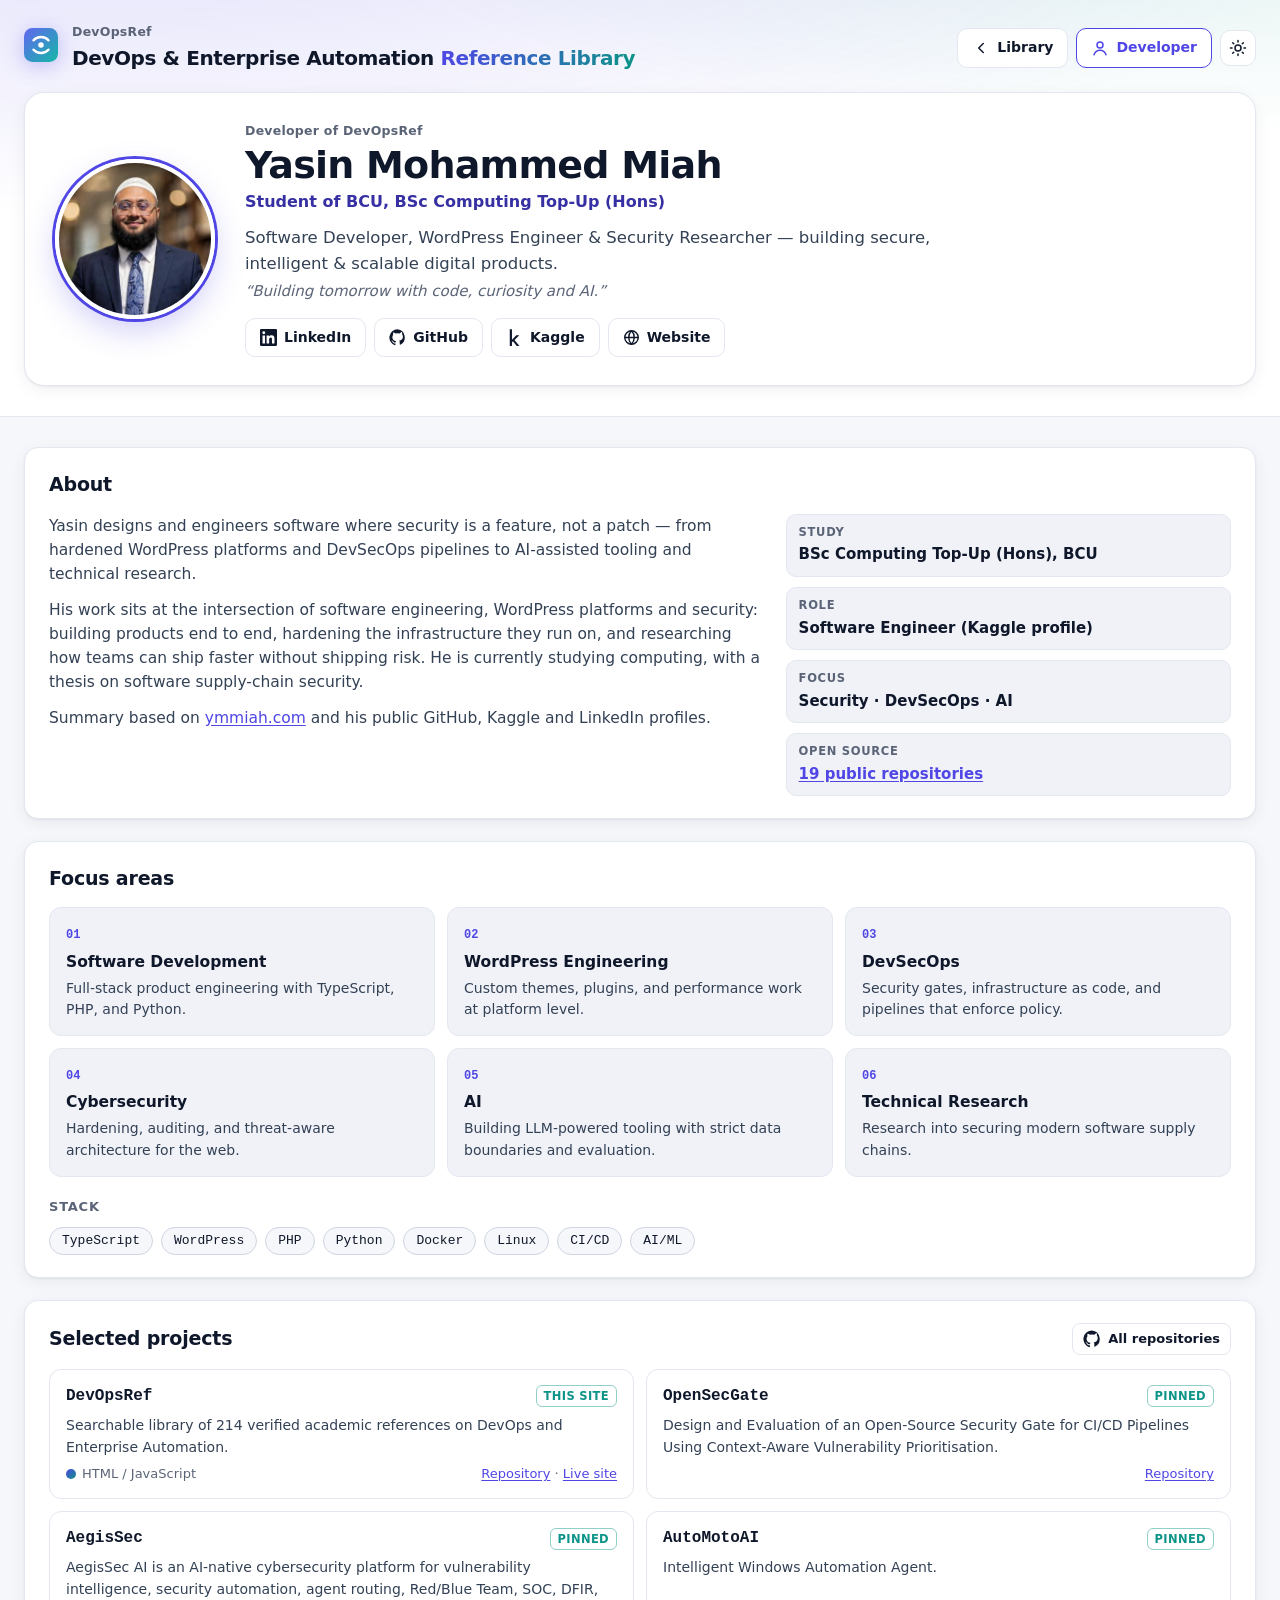
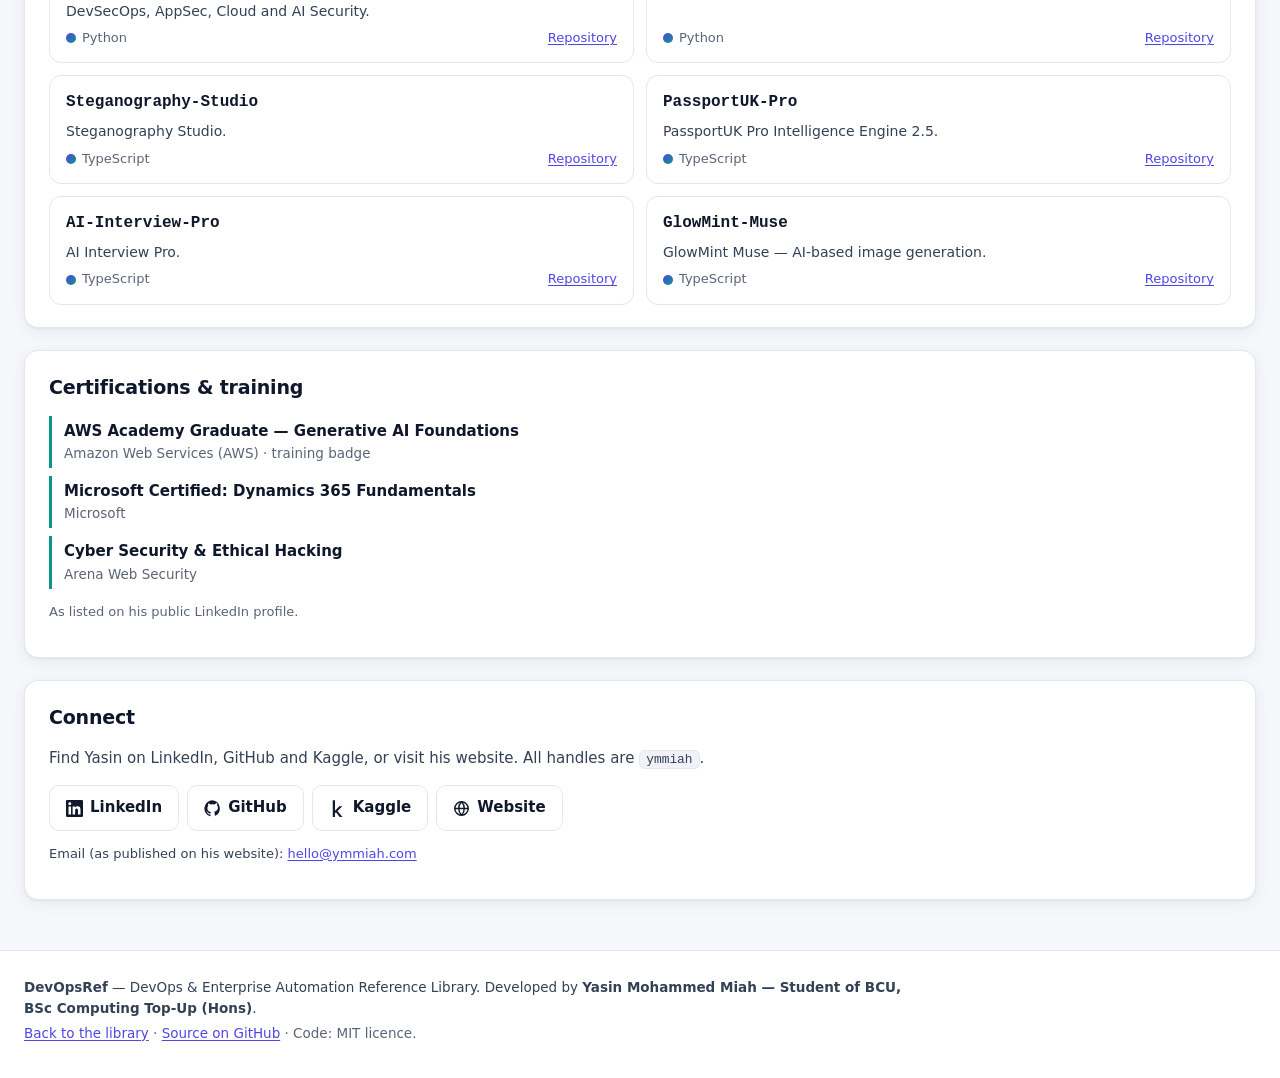
<file: developer.html>
<!doctype html>
<html lang="en" data-theme="light">
<head>
<meta charset="utf-8">
<meta name="viewport" content="width=device-width, initial-scale=1">
<title>Developer — Yasin Mohammed Miah · DevOpsRef</title>
<meta name="description" content="Yasin Mohammed Miah — Student of BCU, BSc Computing Top-Up (Hons). Software developer focused on security, DevSecOps and AI. Developer of DevOpsRef.">
<meta name="author" content="Yasin Mohammed Miah">
<meta property="og:title" content="Yasin Mohammed Miah — Developer of DevOpsRef">
<meta property="og:image" content="assets/avatar-ymmiah.png">
<meta name="color-scheme" content="light dark">
<meta name="theme-color" content="#4f46e5">
<link rel="icon" href="assets/favicon.svg" type="image/svg+xml">
<link rel="stylesheet" href="assets/css/styles.css">
<script>
  (function () {
    try {
      var t = localStorage.getItem("devopsref-theme");
      if (!t) t = window.matchMedia && window.matchMedia("(prefers-color-scheme: dark)").matches ? "dark" : "light";
      document.documentElement.setAttribute("data-theme", t);
    } catch (e) {}
  })();
</script>
</head>
<body class="dev-page">
<a class="skip-link" href="#main">Skip to content</a>
<header class="site-header slim">
  <div class="container header-inner">
    <a class="brand brand-link" href="./">
      <div class="logo" aria-hidden="true">
        <svg viewBox="0 0 32 32" width="34" height="34"><defs><linearGradient id="lg" x1="0" y1="0" x2="1" y2="1"><stop offset="0" stop-color="#6366f1"/><stop offset="1" stop-color="#14b8a6"/></linearGradient></defs><rect width="32" height="32" rx="8" fill="url(#lg)"/><path d="M9 11.5c3.5-4 10.5-4 14 0M9 20.5c3.5 4 10.5 4 14 0" stroke="#fff" stroke-width="2.4" fill="none" stroke-linecap="round"/><circle cx="16" cy="16" r="2.6" fill="#fff"/></svg>
      </div>
      <div>
        <p class="eyebrow">DevOpsRef</p>
        <p class="brand-title">DevOps &amp; Enterprise Automation <span class="h1-sub">Reference Library</span></p>
      </div>
    </a>
    <nav class="header-actions" aria-label="Site navigation">
      <a class="btn btn-ghost" href="./"><svg class="ico" viewBox="0 0 24 24" aria-hidden="true"><path d="M15 18l-6-6 6-6"/></svg><span>Library</span></a>
      <a class="btn btn-ghost active" href="developer.html" aria-current="page"><svg class="ico" viewBox="0 0 24 24" aria-hidden="true"><circle cx="12" cy="8" r="4"/><path d="M4 21c1.5-4 4.5-6 8-6s6.5 2 8 6"/></svg><span>Developer</span></a>
      <button class="btn btn-ghost icon-only" id="themeToggle" type="button" aria-label="Toggle dark mode" title="Toggle dark / light mode">
        <svg class="ico ico-sun" viewBox="0 0 24 24" aria-hidden="true"><circle cx="12" cy="12" r="4"/><path d="M12 2v2M12 20v2M4.9 4.9l1.4 1.4M17.7 17.7l1.4 1.4M2 12h2M20 12h2M4.9 19.1l1.4-1.4M17.7 6.3l1.4-1.4"/></svg>
        <svg class="ico ico-moon" viewBox="0 0 24 24" aria-hidden="true"><path d="M21 12.8A9 9 0 1 1 11.2 3a7 7 0 0 0 9.8 9.8Z"/></svg>
      </button>
    </nav>
  </div>
  <div class="container">
    <section class="profile-hero" aria-labelledby="devName">
      <img class="profile-photo" src="assets/avatar-ymmiah.png" width="160" height="160" alt="Portrait of Yasin Mohammed Miah">
      <div class="profile-main">
        <p class="eyebrow">Developer of DevOpsRef</p>
        <h1 id="devName">Yasin Mohammed Miah</h1>
        <p class="profile-role">Student of BCU, BSc Computing Top-Up (Hons)</p>
        <p class="profile-headline">Software Developer, WordPress Engineer &amp; Security Researcher — building secure, intelligent &amp; scalable digital products.</p>
        <p class="profile-quote">“Building tomorrow with code, curiosity and AI.”</p>
        <div class="social"><a class="btn btn-ghost social-btn" href="https://www.linkedin.com/in/ymmiah/" target="_blank" rel="noopener me" aria-label="LinkedIn" title="LinkedIn"><svg class="ico fill" viewBox="0 0 24 24" aria-hidden="true"><path d="M20.45 20.45h-3.56v-5.57c0-1.33-.02-3.04-1.85-3.04-1.85 0-2.14 1.45-2.14 2.94v5.67H9.35V9h3.41v1.56h.05c.48-.9 1.64-1.85 3.37-1.85 3.6 0 4.27 2.37 4.27 5.46v6.28ZM5.34 7.43a2.06 2.06 0 1 1 0-4.13 2.06 2.06 0 0 1 0 4.13ZM7.12 20.45H3.56V9h3.56v11.45ZM22.22 0H1.77C.79 0 0 .77 0 1.73v20.54C0 23.23.79 24 1.77 24h20.45c.98 0 1.78-.77 1.78-1.73V1.73C24 .77 23.2 0 22.22 0Z"/></svg><span>LinkedIn</span></a><a class="btn btn-ghost social-btn" href="https://github.com/ymmiah" target="_blank" rel="noopener me" aria-label="GitHub" title="GitHub"><svg class="ico fill" viewBox="0 0 24 24" aria-hidden="true"><path d="M12 .5a11.5 11.5 0 0 0-3.6 22.4c.6.1.8-.3.8-.6v-2c-3.2.7-3.9-1.5-3.9-1.5-.5-1.3-1.3-1.7-1.3-1.7-1-.7.1-.7.1-.7 1.2.1 1.8 1.2 1.8 1.2 1 1.8 2.8 1.3 3.5 1 .1-.8.4-1.3.7-1.6-2.6-.3-5.3-1.3-5.3-5.7 0-1.3.5-2.3 1.2-3.1-.1-.3-.5-1.5.1-3.1 0 0 1-.3 3.2 1.2a11 11 0 0 1 5.8 0C17.3 4 18.3 4.3 18.3 4.3c.6 1.6.2 2.8.1 3.1.8.8 1.2 1.8 1.2 3.1 0 4.4-2.7 5.4-5.3 5.7.4.4.8 1.1.8 2.2v3.2c0 .3.2.7.8.6A11.5 11.5 0 0 0 12 .5Z"/></svg><span>GitHub</span></a><a class="btn btn-ghost social-btn" href="https://www.kaggle.com/ymmiah" target="_blank" rel="noopener me" aria-label="Kaggle" title="Kaggle"><svg class="ico fill" viewBox="0 0 24 24" aria-hidden="true"><path d="M18.83 23.65c-.03.23-.15.35-.37.35h-3.06a.6.6 0 0 1-.49-.24l-5.07-6.45-1.41 1.34v4.99c0 .24-.12.36-.36.36H5.68c-.24 0-.36-.12-.36-.36V.71c0-.24.12-.36.36-.36h2.39c.24 0 .36.12.36.36v14.37l6.13-6.2a.6.6 0 0 1 .46-.21h3.18c.15 0 .25.06.3.2.04.15.03.26-.04.34l-6.48 6.29 6.77 8.15c.1.1.12.22.08.34Z"/></svg><span>Kaggle</span></a><a class="btn btn-ghost social-btn" href="https://ymmiah.com" target="_blank" rel="noopener me" aria-label="Website" title="Website"><svg class="ico" viewBox="0 0 24 24" aria-hidden="true"><circle cx="12" cy="12" r="9.5"/><path d="M2.5 12h19M12 2.5c2.6 2.6 3.9 5.8 3.9 9.5s-1.3 6.9-3.9 9.5c-2.6-2.6-3.9-5.8-3.9-9.5S9.4 5.1 12 2.5Z"/></svg><span>Website</span></a></div>
      </div>
    </section>
  </div>
</header>

<main id="main" class="container dev-main">
  <section class="dev-block" aria-labelledby="aboutH">
    <h2 id="aboutH">About</h2>
    <div class="about-grid">
      <div class="about-text">
        <p>Yasin designs and engineers software where security is a feature, not a patch — from hardened WordPress platforms and DevSecOps pipelines to AI-assisted tooling and technical research.</p>
        <p>His work sits at the intersection of software engineering, WordPress platforms and security: building products end to end, hardening the infrastructure they run on, and researching how teams can ship faster without shipping risk. He is currently studying computing, with a thesis on software supply-chain security.</p>
        <p class="muted small">Summary based on <a href="https://ymmiah.com" target="_blank" rel="noopener">ymmiah.com</a> and his public GitHub, Kaggle and LinkedIn profiles.</p>
      </div>
      <aside class="about-facts" aria-label="Quick facts">
        <dl>
          <div><dt>Study</dt><dd>BSc Computing Top-Up (Hons), BCU</dd></div>
          <div><dt>Role</dt><dd>Software Engineer (Kaggle profile)</dd></div>
          <div><dt>Focus</dt><dd>Security · DevSecOps · AI</dd></div>
          <div><dt>Open source</dt><dd><a href="https://github.com/ymmiah?tab=repositories" target="_blank" rel="noopener">19 public repositories</a></dd></div>
        </dl>
      </aside>
    </div>
  </section>

  <section class="dev-block" aria-labelledby="focusH">
    <h2 id="focusH">Focus areas</h2>
    <ol class="focus-grid"><li class="focus"><span class="focus-n">01</span><h3>Software Development</h3><p>Full-stack product engineering with TypeScript, PHP, and Python.</p></li><li class="focus"><span class="focus-n">02</span><h3>WordPress Engineering</h3><p>Custom themes, plugins, and performance work at platform level.</p></li><li class="focus"><span class="focus-n">03</span><h3>DevSecOps</h3><p>Security gates, infrastructure as code, and pipelines that enforce policy.</p></li><li class="focus"><span class="focus-n">04</span><h3>Cybersecurity</h3><p>Hardening, auditing, and threat-aware architecture for the web.</p></li><li class="focus"><span class="focus-n">05</span><h3>AI</h3><p>Building LLM-powered tooling with strict data boundaries and evaluation.</p></li><li class="focus"><span class="focus-n">06</span><h3>Technical Research</h3><p>Research into securing modern software supply chains.</p></li></ol>
    <h3 class="sub-h">Stack</h3>
    <ul class="stack"><li>TypeScript</li><li>WordPress</li><li>PHP</li><li>Python</li><li>Docker</li><li>Linux</li><li>CI/CD</li><li>AI/ML</li></ul>
  </section>

  <section class="dev-block" aria-labelledby="projH">
    <div class="block-head"><h2 id="projH">Selected projects</h2><a class="btn btn-ghost btn-sm" href="https://github.com/ymmiah?tab=repositories" target="_blank" rel="noopener"><svg class="ico fill" viewBox="0 0 24 24" aria-hidden="true"><path d="M12 .5a11.5 11.5 0 0 0-3.6 22.4c.6.1.8-.3.8-.6v-2c-3.2.7-3.9-1.5-3.9-1.5-.5-1.3-1.3-1.7-1.3-1.7-1-.7.1-.7.1-.7 1.2.1 1.8 1.2 1.8 1.2 1 1.8 2.8 1.3 3.5 1 .1-.8.4-1.3.7-1.6-2.6-.3-5.3-1.3-5.3-5.7 0-1.3.5-2.3 1.2-3.1-.1-.3-.5-1.5.1-3.1 0 0 1-.3 3.2 1.2a11 11 0 0 1 5.8 0C17.3 4 18.3 4.3 18.3 4.3c.6 1.6.2 2.8.1 3.1.8.8 1.2 1.8 1.2 3.1 0 4.4-2.7 5.4-5.3 5.7.4.4.8 1.1.8 2.2v3.2c0 .3.2.7.8.6A11.5 11.5 0 0 0 12 .5Z"/></svg><span>All repositories</span></a></div>
    <ul class="proj-grid"><li class="proj">
        <div class="proj-head"><h3><a href="https://github.com/ymmiah/DevOpsRef" target="_blank" rel="noopener">DevOpsRef</a></h3><span class="badge peer">This site</span></div>
        <p>Searchable library of 214 verified academic references on DevOps and Enterprise Automation.</p>
        <div class="proj-foot"><span class="lang"><i></i>HTML / JavaScript</span><span class="proj-links"><a href="https://github.com/ymmiah/DevOpsRef" target="_blank" rel="noopener">Repository</a> · <a href="https://ymmiah.github.io/DevOpsRef/">Live site</a></span></div>
      </li><li class="proj">
        <div class="proj-head"><h3><a href="https://github.com/ymmiah/OpenSecGate" target="_blank" rel="noopener">OpenSecGate</a></h3><span class="badge peer">Pinned</span></div>
        <p>Design and Evaluation of an Open-Source Security Gate for CI/CD Pipelines Using Context-Aware Vulnerability Prioritisation.</p>
        <div class="proj-foot"><span></span><span class="proj-links"><a href="https://github.com/ymmiah/OpenSecGate" target="_blank" rel="noopener">Repository</a></span></div>
      </li><li class="proj">
        <div class="proj-head"><h3><a href="https://github.com/ymmiah/AegisSec" target="_blank" rel="noopener">AegisSec</a></h3><span class="badge peer">Pinned</span></div>
        <p>AegisSec AI is an AI-native cybersecurity platform for vulnerability intelligence, security automation, agent routing, Red/Blue Team, SOC, DFIR, DevSecOps, AppSec, Cloud and AI Security.</p>
        <div class="proj-foot"><span class="lang"><i></i>Python</span><span class="proj-links"><a href="https://github.com/ymmiah/AegisSec" target="_blank" rel="noopener">Repository</a></span></div>
      </li><li class="proj">
        <div class="proj-head"><h3><a href="https://github.com/ymmiah/AutoMotoAI" target="_blank" rel="noopener">AutoMotoAI</a></h3><span class="badge peer">Pinned</span></div>
        <p>Intelligent Windows Automation Agent.</p>
        <div class="proj-foot"><span class="lang"><i></i>Python</span><span class="proj-links"><a href="https://github.com/ymmiah/AutoMotoAI" target="_blank" rel="noopener">Repository</a></span></div>
      </li><li class="proj">
        <div class="proj-head"><h3><a href="https://github.com/ymmiah/Steganography-Studio" target="_blank" rel="noopener">Steganography-Studio</a></h3></div>
        <p>Steganography Studio.</p>
        <div class="proj-foot"><span class="lang"><i></i>TypeScript</span><span class="proj-links"><a href="https://github.com/ymmiah/Steganography-Studio" target="_blank" rel="noopener">Repository</a></span></div>
      </li><li class="proj">
        <div class="proj-head"><h3><a href="https://github.com/ymmiah/PassportUK-Pro" target="_blank" rel="noopener">PassportUK-Pro</a></h3></div>
        <p>PassportUK Pro Intelligence Engine 2.5.</p>
        <div class="proj-foot"><span class="lang"><i></i>TypeScript</span><span class="proj-links"><a href="https://github.com/ymmiah/PassportUK-Pro" target="_blank" rel="noopener">Repository</a></span></div>
      </li><li class="proj">
        <div class="proj-head"><h3><a href="https://github.com/ymmiah/AI-Interview-Pro" target="_blank" rel="noopener">AI-Interview-Pro</a></h3></div>
        <p>AI Interview Pro.</p>
        <div class="proj-foot"><span class="lang"><i></i>TypeScript</span><span class="proj-links"><a href="https://github.com/ymmiah/AI-Interview-Pro" target="_blank" rel="noopener">Repository</a></span></div>
      </li><li class="proj">
        <div class="proj-head"><h3><a href="https://github.com/ymmiah/GlowMint-Muse" target="_blank" rel="noopener">GlowMint-Muse</a></h3></div>
        <p>GlowMint Muse — AI-based image generation.</p>
        <div class="proj-foot"><span class="lang"><i></i>TypeScript</span><span class="proj-links"><a href="https://github.com/ymmiah/GlowMint-Muse" target="_blank" rel="noopener">Repository</a></span></div>
      </li></ul>
  </section>

  <section class="dev-block" aria-labelledby="certH">
    <h2 id="certH">Certifications &amp; training</h2>
    <ul class="certs"><li><strong>AWS Academy Graduate — Generative AI Foundations</strong><span>Amazon Web Services (AWS) · training badge</span></li><li><strong>Microsoft Certified: Dynamics 365 Fundamentals</strong><span>Microsoft</span></li><li><strong>Cyber Security & Ethical Hacking</strong><span>Arena Web Security</span></li></ul>
    <p class="muted small">As listed on his public LinkedIn profile.</p>
  </section>

  <section class="dev-block contact-block" aria-labelledby="contactH">
    <h2 id="contactH">Connect</h2>
    <p>Find Yasin on LinkedIn, GitHub and Kaggle, or visit his website. All handles are <code>ymmiah</code>.</p>
    <div class="social large"><a class="btn btn-ghost social-btn" href="https://www.linkedin.com/in/ymmiah/" target="_blank" rel="noopener me" aria-label="LinkedIn" title="LinkedIn"><svg class="ico fill" viewBox="0 0 24 24" aria-hidden="true"><path d="M20.45 20.45h-3.56v-5.57c0-1.33-.02-3.04-1.85-3.04-1.85 0-2.14 1.45-2.14 2.94v5.67H9.35V9h3.41v1.56h.05c.48-.9 1.64-1.85 3.37-1.85 3.6 0 4.27 2.37 4.27 5.46v6.28ZM5.34 7.43a2.06 2.06 0 1 1 0-4.13 2.06 2.06 0 0 1 0 4.13ZM7.12 20.45H3.56V9h3.56v11.45ZM22.22 0H1.77C.79 0 0 .77 0 1.73v20.54C0 23.23.79 24 1.77 24h20.45c.98 0 1.78-.77 1.78-1.73V1.73C24 .77 23.2 0 22.22 0Z"/></svg><span>LinkedIn</span></a><a class="btn btn-ghost social-btn" href="https://github.com/ymmiah" target="_blank" rel="noopener me" aria-label="GitHub" title="GitHub"><svg class="ico fill" viewBox="0 0 24 24" aria-hidden="true"><path d="M12 .5a11.5 11.5 0 0 0-3.6 22.4c.6.1.8-.3.8-.6v-2c-3.2.7-3.9-1.5-3.9-1.5-.5-1.3-1.3-1.7-1.3-1.7-1-.7.1-.7.1-.7 1.2.1 1.8 1.2 1.8 1.2 1 1.8 2.8 1.3 3.5 1 .1-.8.4-1.3.7-1.6-2.6-.3-5.3-1.3-5.3-5.7 0-1.3.5-2.3 1.2-3.1-.1-.3-.5-1.5.1-3.1 0 0 1-.3 3.2 1.2a11 11 0 0 1 5.8 0C17.3 4 18.3 4.3 18.3 4.3c.6 1.6.2 2.8.1 3.1.8.8 1.2 1.8 1.2 3.1 0 4.4-2.7 5.4-5.3 5.7.4.4.8 1.1.8 2.2v3.2c0 .3.2.7.8.6A11.5 11.5 0 0 0 12 .5Z"/></svg><span>GitHub</span></a><a class="btn btn-ghost social-btn" href="https://www.kaggle.com/ymmiah" target="_blank" rel="noopener me" aria-label="Kaggle" title="Kaggle"><svg class="ico fill" viewBox="0 0 24 24" aria-hidden="true"><path d="M18.83 23.65c-.03.23-.15.35-.37.35h-3.06a.6.6 0 0 1-.49-.24l-5.07-6.45-1.41 1.34v4.99c0 .24-.12.36-.36.36H5.68c-.24 0-.36-.12-.36-.36V.71c0-.24.12-.36.36-.36h2.39c.24 0 .36.12.36.36v14.37l6.13-6.2a.6.6 0 0 1 .46-.21h3.18c.15 0 .25.06.3.2.04.15.03.26-.04.34l-6.48 6.29 6.77 8.15c.1.1.12.22.08.34Z"/></svg><span>Kaggle</span></a><a class="btn btn-ghost social-btn" href="https://ymmiah.com" target="_blank" rel="noopener me" aria-label="Website" title="Website"><svg class="ico" viewBox="0 0 24 24" aria-hidden="true"><circle cx="12" cy="12" r="9.5"/><path d="M2.5 12h19M12 2.5c2.6 2.6 3.9 5.8 3.9 9.5s-1.3 6.9-3.9 9.5c-2.6-2.6-3.9-5.8-3.9-9.5S9.4 5.1 12 2.5Z"/></svg><span>Website</span></a></div>
    <p class="small">Email (as published on his website): <a href="mailto:hello@ymmiah.com">hello@ymmiah.com</a></p>
  </section>
</main>

<footer class="site-footer">
  <div class="container footer-inner">
    <p><strong>DevOpsRef</strong> — DevOps &amp; Enterprise Automation Reference Library. Developed by <strong>Yasin Mohammed Miah — Student of BCU, BSc Computing Top-Up (Hons)</strong>.</p>
    <p class="muted"><a href="./">Back to the library</a> · <a href="https://github.com/ymmiah/DevOpsRef">Source on GitHub</a> · Code: MIT licence.</p>
  </div>
</footer>
<div class="toast" id="toast" role="status" aria-live="polite"></div>
<script>
  document.getElementById("themeToggle").addEventListener("click", function () {
    var cur = document.documentElement.getAttribute("data-theme") === "dark" ? "light" : "dark";
    document.documentElement.setAttribute("data-theme", cur);
    try { localStorage.setItem("devopsref-theme", cur); } catch (e) {}
  });
</script>
</body>
</html>
</file>
<file: assets/css/styles.css>
/* DevOpsRef — design system */
:root {
  --font: Inter, ui-sans-serif, system-ui, -apple-system, "Segoe UI", Roboto, "Helvetica Neue", Arial, "Noto Sans", sans-serif;
  --mono: ui-monospace, SFMono-Regular, "SF Mono", Menlo, Consolas, "Liberation Mono", monospace;
  --radius: 14px; --radius-sm: 9px;
  --bg: #f6f7fb; --bg-elev: #ffffff; --bg-soft: #f0f2f8; --bg-header: #ffffff;
  --text: #0f172a; --text-2: #334155; --muted: #5b6477; --border: #e3e7ef; --border-strong: #cfd5e2;
  --accent: #4f46e5; --accent-2: #0d9488; --accent-soft: #eef0ff; --accent-text: #3730a3;
  --mark: #fde68a; --mark-text: #111827;
  --shadow: 0 1px 2px rgba(15,23,42,.05), 0 4px 16px rgba(15,23,42,.06);
  --shadow-lg: 0 10px 40px rgba(15,23,42,.14);
  --t-journal: #1d4ed8; --t-conference: #7c3aed; --t-chapter: #0e7490; --t-book: #b45309;
  --t-report: #be123c; --t-standard: #15803d; --t-web: #475569; --t-preprint: #a16207;
}
[data-theme="dark"] {
  --bg: #0b1020; --bg-elev: #121a2e; --bg-soft: #18213a; --bg-header: #0e1528;
  --text: #e8ecf6; --text-2: #c3cbe0; --muted: #98a2bb; --border: #233052; --border-strong: #2f3d63;
  --accent: #8b93ff; --accent-2: #2dd4bf; --accent-soft: #1d2550; --accent-text: #c7cbff;
  --mark: #854d0e; --mark-text: #fff7d6;
  --shadow: 0 1px 2px rgba(0,0,0,.4), 0 6px 20px rgba(0,0,0,.25);
  --shadow-lg: 0 10px 40px rgba(0,0,0,.55);
  --t-journal: #93b4ff; --t-conference: #c4a7ff; --t-chapter: #67d8ef; --t-book: #fbbf68;
  --t-report: #fb8fa8; --t-standard: #6ee7a0; --t-web: #b4bfd3; --t-preprint: #fcd34d;
}
* { box-sizing: border-box; }
html { -webkit-text-size-adjust: 100%; scroll-padding-top: 16px; }
body { margin: 0; font-family: var(--font); font-size: 15px; line-height: 1.55; color: var(--text); background: var(--bg);
  font-feature-settings: "cv11", "ss01"; -webkit-font-smoothing: antialiased; transition: background .2s, color .2s; }
a { color: var(--accent); text-underline-offset: 2px; }
a:hover { text-decoration-thickness: 2px; }
code, kbd { font-family: var(--mono); font-size: .86em; }
code { background: var(--bg-soft); border: 1px solid var(--border); border-radius: 6px; padding: 1px 6px; white-space: nowrap; }
kbd { border: 1px solid var(--border-strong); border-bottom-width: 2px; border-radius: 6px; padding: 0 6px; background: var(--bg-elev); }
:focus-visible { outline: 3px solid color-mix(in srgb, var(--accent) 60%, transparent); outline-offset: 2px; border-radius: 6px; }
.visually-hidden { position: absolute !important; width: 1px; height: 1px; overflow: hidden; clip: rect(0 0 0 0); white-space: nowrap; }
.skip-link { position: absolute; left: -999px; top: 8px; background: var(--accent); color: #fff; padding: 8px 14px; border-radius: 8px; z-index: 100; }
.skip-link:focus { left: 12px; }
.container { max-width: 1320px; margin: 0 auto; padding: 0 24px; }
.show-sm { display: none; }
.muted { color: var(--muted); } .small { font-size: 13px; }

/* Header */
.site-header { background:
  radial-gradient(1200px 300px at 10% -20%, color-mix(in srgb, var(--accent) 16%, transparent), transparent),
  radial-gradient(900px 260px at 95% -30%, color-mix(in srgb, var(--accent-2) 14%, transparent), transparent),
  var(--bg-header); border-bottom: 1px solid var(--border); padding-bottom: 18px; }
.header-inner { display: flex; align-items: center; justify-content: space-between; gap: 16px; padding-top: 22px; padding-bottom: 18px; }
.brand { display: flex; gap: 14px; align-items: center; min-width: 0; }
.logo { flex: none; filter: drop-shadow(0 4px 10px rgba(79,70,229,.3)); }
.eyebrow { margin: 0; font-size: 12.5px; letter-spacing: .02em; color: var(--muted); font-weight: 600; }
h1 { margin: 2px 0 0; font-size: clamp(20px, 2.6vw, 28px); line-height: 1.2; letter-spacing: -.02em; font-weight: 750; }
.h1-sub { background: linear-gradient(90deg, var(--accent), var(--accent-2)); -webkit-background-clip: text; background-clip: text; color: transparent; }
.header-actions { display: flex; gap: 8px; align-items: center; flex: none; }

/* Buttons */
.btn { display: inline-flex; align-items: center; gap: 7px; font: inherit; font-size: 14px; font-weight: 600; color: #fff; background: var(--accent);
  border: 1px solid transparent; border-radius: 10px; padding: 8px 14px; cursor: pointer; text-decoration: none; transition: transform .06s, background .15s, border-color .15s; white-space: nowrap; }
.btn:hover { filter: brightness(1.06); }
.btn:active { transform: translateY(1px); }
[data-theme="dark"] .btn:not(.btn-ghost) { color: #0b1020; }
.btn-ghost { background: var(--bg-elev); color: var(--text); border-color: var(--border); }
.btn-ghost:hover { border-color: var(--border-strong); background: var(--bg-soft); filter: none; }
.btn-sm { padding: 5px 10px; font-size: 13px; border-radius: 8px; }
.icon-only { padding: 8px; }
.ico { width: 18px; height: 18px; stroke: currentColor; fill: none; stroke-width: 2; stroke-linecap: round; stroke-linejoin: round; flex: none; }
.ico.fill { fill: currentColor; stroke: none; }
[data-theme="light"] .ico-moon, [data-theme="dark"] .ico-sun { display: none; }
.link-btn { background: none; border: 0; padding: 0; color: var(--accent); font: inherit; font-weight: 600; cursor: pointer; text-decoration: underline; text-underline-offset: 2px; }
.chip-btn { font: inherit; font-size: 13px; background: var(--bg-elev); color: var(--text-2); border: 1px solid var(--border); border-radius: 999px; padding: 3px 11px; cursor: pointer; font-family: var(--mono); }
.chip-btn:hover { border-color: var(--accent); color: var(--accent); }
.chip-btn.small { font-family: var(--font); font-size: 12px; padding: 2px 9px; }

/* Stats */
.stats { display: grid; grid-template-columns: repeat(4, minmax(0,1fr)) minmax(0, 1.6fr); gap: 12px; margin: 4px 0 18px; }
.stat { background: var(--bg-elev); border: 1px solid var(--border); border-radius: var(--radius); padding: 14px 16px; box-shadow: var(--shadow); display: flex; flex-direction: column; justify-content: center; min-width: 0; }
.stat-value { font-size: 26px; font-weight: 750; letter-spacing: -.02em; font-variant-numeric: tabular-nums; }
.stat-label { color: var(--muted); font-size: 12.5px; font-weight: 600; text-transform: uppercase; letter-spacing: .04em; }
.spark { display: flex; align-items: flex-end; gap: 2px; height: 40px; margin-bottom: 6px; }
.spark span { flex: 1; min-width: 2px; background: linear-gradient(180deg, var(--accent), var(--accent-2)); border-radius: 2px 2px 0 0; opacity: .85; }
.spark span.zero { background: var(--border); height: 2px !important; }

/* Search */
.search-wrap { position: relative; display: flex; align-items: center; background: var(--bg-elev); border: 1.5px solid var(--border-strong); border-radius: 14px; box-shadow: var(--shadow); transition: border-color .15s, box-shadow .15s; }
.search-wrap:focus-within { border-color: var(--accent); box-shadow: 0 0 0 4px color-mix(in srgb, var(--accent) 18%, transparent), var(--shadow); }
.search-ico { width: 20px; height: 20px; margin-left: 16px; stroke: var(--muted); fill: none; stroke-width: 2.2; stroke-linecap: round; flex: none; }
#q { flex: 1; min-width: 0; font: inherit; font-size: 16.5px; border: 0; background: transparent; color: var(--text); padding: 15px 12px; outline: none; }
#q::placeholder { color: var(--muted); opacity: .85; }
#q::-webkit-search-cancel-button { cursor: pointer; }
.kbd-hint { margin-right: 6px; color: var(--muted); }
.help-btn { margin-right: 8px; padding: 6px 12px; }
.query-info { min-height: 22px; margin: 8px 2px 0; font-size: 13px; color: var(--muted); display: flex; flex-wrap: wrap; gap: 6px; align-items: center; }
.query-info .qtok { font-family: var(--mono); font-size: 12px; border-radius: 6px; padding: 1px 7px; background: var(--accent-soft); color: var(--accent-text); border: 1px solid color-mix(in srgb, var(--accent) 25%, transparent); }
.query-info .qtok.op { background: transparent; border-color: var(--border); color: var(--muted); }
.query-info .qtok.neg { background: color-mix(in srgb, #e11d48 12%, transparent); color: #be123c; border-color: color-mix(in srgb, #e11d48 30%, transparent); }
[data-theme="dark"] .query-info .qtok.neg { color: #fda4af; }
.query-info .warn { color: #b45309; } [data-theme="dark"] .query-info .warn { color: #fbbf24; }
.examples { display: flex; flex-wrap: wrap; gap: 6px; align-items: center; margin-top: 6px; font-size: 13px; color: var(--muted); }
.help-panel { margin-top: 14px; background: var(--bg-elev); border: 1px solid var(--border); border-radius: var(--radius); padding: 18px 20px; box-shadow: var(--shadow); }
.help-grid { display: grid; grid-template-columns: 1.1fr 1.3fr .8fr; gap: 24px; }
.help-panel h3 { margin: 0 0 8px; font-size: 14px; }
.syntax { border-collapse: collapse; width: 100%; font-size: 13.5px; }
.syntax td { padding: 5px 8px 5px 0; border-top: 1px solid var(--border); vertical-align: top; color: var(--text-2); }
.syntax td:first-child { white-space: nowrap; }

/* Layout */
.layout { display: grid; grid-template-columns: 290px minmax(0, 1fr); gap: 26px; padding-top: 22px; padding-bottom: 40px; align-items: start; }
.filters { position: sticky; top: 14px; max-height: calc(100vh - 28px); overflow: auto; background: var(--bg-elev); border: 1px solid var(--border); border-radius: var(--radius); padding: 14px 16px 18px; box-shadow: var(--shadow); scrollbar-width: thin; }
.filters-head { display: flex; align-items: center; justify-content: space-between; gap: 8px; margin-bottom: 4px; }
.filters-head h2 { font-size: 15px; margin: 0; flex: 1; }
.close-filters { display: none; }
.fgroup { border: 0; border-top: 1px solid var(--border); margin: 12px 0 0; padding: 12px 0 0; min-width: 0; }
.fgroup legend { font-size: 12px; text-transform: uppercase; letter-spacing: .06em; font-weight: 700; color: var(--muted); padding: 0; margin-bottom: 8px; float: left; width: 100%; }
.fgroup legend + * { clear: both; }
.check { display: flex; align-items: flex-start; gap: 8px; font-size: 13.5px; padding: 4px 0; cursor: pointer; color: var(--text-2); }
.check input { margin-top: 3px; accent-color: var(--accent); width: 15px; height: 15px; flex: none; }
.check .count, .facet .count { margin-left: auto; font-size: 12px; color: var(--muted); font-variant-numeric: tabular-nums; background: var(--bg-soft); border-radius: 999px; padding: 0 7px; line-height: 20px; }
.check.zero { opacity: .5; }
.facet .check span.lbl { flex: 1; min-width: 0; }
.facet.tags { display: flex; flex-wrap: wrap; gap: 6px; }
.tag-toggle { font: inherit; font-size: 12.5px; border: 1px solid var(--border); background: var(--bg-soft); color: var(--text-2); border-radius: 999px; padding: 2px 9px; cursor: pointer; display: inline-flex; gap: 5px; align-items: center; }
.tag-toggle .n { color: var(--muted); font-size: 11.5px; font-variant-numeric: tabular-nums; }
.tag-toggle[aria-pressed="true"] { background: var(--accent); color: #fff; border-color: var(--accent); }
[data-theme="dark"] .tag-toggle[aria-pressed="true"] { color: #0b1020; }
.tag-toggle[aria-pressed="true"] .n { color: inherit; opacity: .8; }
.tag-toggle.zero { opacity: .45; }
.range-inputs { display: flex; align-items: center; gap: 8px; }
.range-inputs input, .minc input { width: 100%; font: inherit; font-size: 14px; padding: 6px 9px; border: 1px solid var(--border-strong); border-radius: 8px; background: var(--bg); color: var(--text); font-variant-numeric: tabular-nums; }
.range-inputs label { flex: 1; }
.minc { display: block; font-size: 13.5px; color: var(--text-2); margin-top: 8px; }
.minc input { margin-top: 5px; }
.dual-range { position: relative; height: 28px; margin: 6px 4px 2px; }
.dual-range input[type=range] { position: absolute; left: 0; right: 0; top: 6px; width: 100%; margin: 0; pointer-events: none; background: none; -webkit-appearance: none; appearance: none; z-index: 2; height: 16px; }
.dual-range input[type=range]::-webkit-slider-thumb { pointer-events: auto; -webkit-appearance: none; width: 18px; height: 18px; border-radius: 50%; background: var(--bg-elev); border: 3px solid var(--accent); cursor: pointer; box-shadow: var(--shadow); }
.dual-range input[type=range]::-moz-range-thumb { pointer-events: auto; width: 13px; height: 13px; border-radius: 50%; background: var(--bg-elev); border: 3px solid var(--accent); cursor: pointer; }
.dual-range input[type=range]::-moz-range-track { background: transparent; }
.dual-track { position: absolute; left: 0; right: 0; top: 12px; height: 4px; background: var(--border); border-radius: 4px; }
.dual-fill { position: absolute; top: 0; bottom: 0; background: linear-gradient(90deg, var(--accent), var(--accent-2)); border-radius: 4px; }
.presets { display: flex; gap: 6px; flex-wrap: wrap; margin-top: 6px; }

/* Results */
.toolbar { display: flex; align-items: center; justify-content: space-between; gap: 12px; flex-wrap: wrap; }
.toolbar-left { display: flex; align-items: center; gap: 10px; }
.result-count { margin: 0; font-weight: 600; color: var(--text-2); }
.result-count b { color: var(--text); font-size: 18px; }
.filters-toggle { display: none; }
.badge-count { background: var(--accent); color: #fff; border-radius: 999px; font-size: 11px; padding: 0 6px; line-height: 18px; }
.sort { font-size: 13.5px; color: var(--muted); display: flex; align-items: center; gap: 8px; font-weight: 600; }
.sort select { font: inherit; font-size: 14px; color: var(--text); background: var(--bg-elev); border: 1px solid var(--border-strong); border-radius: 9px; padding: 7px 30px 7px 10px; }
.active-filters { display: flex; flex-wrap: wrap; gap: 6px; margin: 10px 0 0; }
.active-filters:empty { display: none; }
.af-chip { font: inherit; font-size: 12.5px; display: inline-flex; gap: 6px; align-items: center; background: var(--accent-soft); color: var(--accent-text); border: 1px solid color-mix(in srgb, var(--accent) 25%, transparent); border-radius: 999px; padding: 2px 6px 2px 10px; cursor: pointer; }
.af-chip span[aria-hidden] { font-size: 14px; line-height: 1; }
.bulkbar { position: sticky; top: 0; z-index: 5; display: flex; align-items: center; justify-content: space-between; flex-wrap: wrap; gap: 8px 14px; margin: 12px 0 10px; padding: 9px 12px; background: color-mix(in srgb, var(--bg-elev) 88%, transparent); backdrop-filter: blur(10px); -webkit-backdrop-filter: blur(10px); border: 1px solid var(--border); border-radius: 12px; box-shadow: var(--shadow); }
.bulkbar .check { padding: 0; font-weight: 600; }
.bulk-actions { display: flex; flex-wrap: wrap; gap: 6px; align-items: center; }
.bulkbar.has-sel { border-color: var(--accent); }

.cards { list-style: none; margin: 0; padding: 0; display: grid; gap: 12px; }
.card { position: relative; background: var(--bg-elev); border: 1px solid var(--border); border-radius: var(--radius); padding: 16px 18px 14px 50px; box-shadow: var(--shadow); transition: border-color .15s, box-shadow .15s; }
.card:hover { border-color: var(--border-strong); }
.card.selected { border-color: var(--accent); box-shadow: 0 0 0 3px color-mix(in srgb, var(--accent) 15%, transparent), var(--shadow); }
.card-select { position: absolute; left: 18px; top: 19px; width: 17px; height: 17px; accent-color: var(--accent); cursor: pointer; }
.card-meta-top { display: flex; flex-wrap: wrap; gap: 6px; align-items: center; margin-bottom: 6px; font-size: 12px; }
.badge { display: inline-flex; align-items: center; gap: 4px; font-weight: 700; font-size: 11.5px; letter-spacing: .03em; text-transform: uppercase; border-radius: 6px; padding: 2px 7px; border: 1px solid currentColor; line-height: 1.4; }
.badge.type-journal { color: var(--t-journal); } .badge.type-conference { color: var(--t-conference); } .badge.type-chapter { color: var(--t-chapter); }
.badge.type-book { color: var(--t-book); } .badge.type-report { color: var(--t-report); } .badge.type-standard { color: var(--t-standard); }
.badge.type-web { color: var(--t-web); } .badge.type-preprint { color: var(--t-preprint); }
.badge.soft { border-color: var(--border); color: var(--muted); text-transform: none; letter-spacing: 0; font-weight: 600; }
.badge.peer { color: var(--accent-2); border-color: color-mix(in srgb, var(--accent-2) 45%, transparent); }
.badge.found { color: #b45309; border-color: color-mix(in srgb, #b45309 40%, transparent); } [data-theme="dark"] .badge.found { color: #fbbf24; }
.badge.cites { color: var(--text-2); border-color: var(--border); text-transform: none; letter-spacing: 0; }
.card-title { margin: 0 0 4px; font-size: 17px; line-height: 1.35; letter-spacing: -.01em; font-weight: 680; }
.card-title a { color: var(--text); text-decoration: none; }
.card-title a:hover { color: var(--accent); text-decoration: underline; }
.card-authors { margin: 0; color: var(--text-2); font-size: 14px; }
.card-venue { margin: 2px 0 0; color: var(--muted); font-size: 13.5px; font-style: italic; }
.card-year { font-weight: 700; color: var(--text); font-style: normal; }
.cite-strip { margin: 10px 0 0; display: grid; gap: 6px; background: var(--bg-soft); border: 1px solid var(--border); border-radius: 10px; padding: 8px 10px; }
.cite-row { display: flex; align-items: center; gap: 10px; min-width: 0; }
.cite-label { flex: none; width: 74px; font-size: 11px; font-weight: 700; letter-spacing: .05em; text-transform: uppercase; color: var(--muted); }
.cite-val { flex: 1; min-width: 0; font-family: var(--mono); font-size: 13px; color: var(--text); background: none; border: 0; padding: 0; border-radius: 0; white-space: normal; overflow-wrap: anywhere; user-select: all; }
.btn.btn-copy { flex: none; padding: 3px 10px; font-size: 12px; font-weight: 600; }
.btn.btn-copy .ico { width: 13px; height: 13px; }
.card-rel { margin: 10px 0 0; font-size: 14px; color: var(--text-2); border-left: 3px solid color-mix(in srgb, var(--accent-2) 55%, transparent); padding: 2px 0 2px 12px; }
.card-tags { display: flex; flex-wrap: wrap; gap: 5px; margin-top: 10px; }
.card-tag { font: inherit; font-size: 12px; background: var(--bg-soft); color: var(--muted); border: 1px solid var(--border); border-radius: 999px; padding: 0 8px; cursor: pointer; line-height: 20px; }
.card-tag:hover { color: var(--accent); border-color: var(--accent); }
.card-foot { display: flex; flex-wrap: wrap; justify-content: space-between; gap: 8px 14px; align-items: center; margin-top: 12px; padding-top: 10px; border-top: 1px dashed var(--border); }
.card-link { font-family: var(--mono); font-size: 12.5px; word-break: break-all; display: inline-flex; gap: 6px; align-items: center; min-width: 0; }
.card-link .ico { width: 14px; height: 14px; }
.card-actions { display: flex; gap: 6px; flex-wrap: wrap; }
.card-actions .btn { padding: 4px 10px; font-size: 12.5px; font-weight: 600; }
.card-actions .btn .ico { width: 14px; height: 14px; }
details.cite-block { margin-top: 10px; }
details.cite-block summary { cursor: pointer; font-size: 13px; color: var(--muted); font-weight: 600; }
details.cite-block pre { white-space: pre-wrap; word-break: break-word; font-family: var(--mono); font-size: 12.5px; background: var(--bg-soft); border: 1px solid var(--border); border-radius: 10px; padding: 10px 12px; margin: 8px 0 0; color: var(--text-2); }
mark { background: var(--mark); color: var(--mark-text); border-radius: 3px; padding: 0 1px; }
.empty { text-align: center; padding: 50px 20px; background: var(--bg-elev); border: 1px dashed var(--border-strong); border-radius: var(--radius); }
.empty h3 { margin: 0 0 6px; }

.site-footer { border-top: 1px solid var(--border); background: var(--bg-header); padding: 22px 0 30px; font-size: 13.5px; color: var(--text-2); }
.footer-inner p { margin: 4px 0; max-width: 900px; }
.toast { position: fixed; left: 50%; bottom: 24px; transform: translate(-50%, 20px); background: var(--text); color: var(--bg); padding: 10px 16px; border-radius: 10px; font-weight: 600; font-size: 14px; opacity: 0; pointer-events: none; transition: opacity .2s, transform .2s; z-index: 60; box-shadow: var(--shadow-lg); }
.toast.show { opacity: 1; transform: translate(-50%, 0); }
.scrim { position: fixed; inset: 0; background: rgba(2,6,23,.5); z-index: 39; }

/* Responsive */
@media (max-width: 1100px) {
  .stats { grid-template-columns: repeat(4, minmax(0,1fr)); }
  .stat-chart { grid-column: 1 / -1; }
  .help-grid { grid-template-columns: 1fr 1fr; }
}
@media (max-width: 900px) {
  .layout { grid-template-columns: 1fr; }
  .filters { position: fixed; z-index: 40; top: 0; left: 0; bottom: 0; width: min(88vw, 340px); max-height: none; border-radius: 0 16px 16px 0; transform: translateX(-105%); transition: transform .22s ease; box-shadow: var(--shadow-lg); }
  .filters.open { transform: none; }
  .close-filters { display: inline-flex; padding: 4px 9px; }
  .filters-toggle { display: inline-flex; }
}
@media (max-width: 640px) {
  .container { padding: 0 14px; }
  body { font-size: 14.5px; }
  .header-inner { padding-top: 14px; padding-bottom: 12px; align-items: flex-start; }
  .header-actions .btn span { display: none; }
  .header-actions .btn { padding: 8px; }
  .logo svg { width: 30px; height: 30px; }
  .hide-sm { display: none; } .show-sm { display: inline; }
  .brand { align-items: flex-start; }
  h1 { font-size: 20px; }
  .stat-chart { display: none; }
  .stats { grid-template-columns: repeat(2, minmax(0,1fr)); gap: 8px; }
  .stat { padding: 10px 12px; }
  .stat-value { font-size: 21px; }
  .help-grid { grid-template-columns: 1fr; }
  .kbd-hint { display: none; }
  #q { font-size: 16px; padding: 13px 8px; }
  #q::placeholder { font-size: 14px; }
  .examples { flex-wrap: nowrap; overflow-x: auto; padding-bottom: 4px; scrollbar-width: none; }
  .examples .chip-btn { flex: none; }
  .card { padding: 14px 14px 12px 42px; }
  .card-select { left: 14px; top: 17px; }
  .card-title { font-size: 16px; }
  .cite-row { flex-wrap: wrap; gap: 4px 8px; }
  .cite-label { width: auto; flex-basis: 100%; }
  .bulk-actions #exportScope { display: none; }
  .syntax td:first-child { white-space: normal; }
}
@media (prefers-reduced-motion: reduce) { * { transition: none !important; } }
@media print {
  .site-header .search-wrap, .examples, .filters, .bulkbar, .card-actions, .btn-copy, .card-select, .header-actions, .toolbar, .query-info { display: none !important; }
  .layout { display: block; } .card { box-shadow: none; break-inside: avoid; padding-left: 16px; }
}

/* Developer credit + About dialog */
.dev-section { margin: 0 0 14px; }
.dev-card { display: flex; align-items: center; gap: 14px; flex-wrap: wrap; background: var(--bg-elev); border: 1px solid var(--border); border-radius: var(--radius); padding: 14px 16px; box-shadow: var(--shadow); max-width: 780px; }
.dev-avatar { flex: none; width: 46px; height: 46px; border-radius: 50%; display: grid; place-items: center; font-weight: 800; letter-spacing: .02em; color: #fff; background: linear-gradient(135deg, #6366f1, #14b8a6); }
.dev-text { flex: 1; min-width: 180px; }
.dev-text p { margin: 0 !important; }
.dev-kicker { font-size: 11.5px; text-transform: uppercase; letter-spacing: .06em; font-weight: 700; color: var(--muted); }
.dev-name { font-size: 16px; font-weight: 750; color: var(--text); }
.dev-role { font-size: 13.5px; color: var(--text-2); }
.dev-gh { font-size: 13px; }
dialog.about { border: 1px solid var(--border); border-radius: 18px; padding: 0; max-width: min(620px, 92vw); background: var(--bg-elev); color: var(--text); box-shadow: var(--shadow-lg); }
dialog.about::backdrop { background: rgba(2,6,23,.55); backdrop-filter: blur(2px); }
.about-inner { padding: 22px 24px 24px; position: relative; }
.about-inner h2 { margin: 0 0 10px; font-size: 20px; letter-spacing: -.01em; }
.about-inner h3 { margin: 18px 0 10px; font-size: 13px; text-transform: uppercase; letter-spacing: .06em; color: var(--muted); }
.about-inner p { color: var(--text-2); margin: 0 0 10px; }
.about-inner .dev-card { box-shadow: none; background: var(--bg-soft); }
.about-close { position: absolute; top: 14px; right: 14px; padding: 4px 9px; }

/* Developer links in cards */
img.dev-avatar { object-fit: cover; padding: 0; background: var(--bg-soft); border: 2px solid var(--bg-elev); box-shadow: 0 0 0 2px color-mix(in srgb, var(--accent) 50%, transparent); }
.dev-links { display: flex; gap: 6px; flex-wrap: wrap; align-items: center; }
.dev-links .icon-only { padding: 7px; }
.header-actions .btn.active { border-color: var(--accent); color: var(--accent); }

/* Developer page */
.brand-link { text-decoration: none; color: inherit; }
.brand-title { margin: 2px 0 0; font-size: clamp(16px, 2vw, 20px); font-weight: 750; letter-spacing: -.02em; color: var(--text); }
.site-header.slim { padding-bottom: 30px; }
.profile-hero { display: flex; gap: 30px; align-items: center; background: var(--bg-elev); border: 1px solid var(--border); border-radius: 20px; padding: 28px 30px; box-shadow: var(--shadow); }
.profile-photo { width: 160px; height: 160px; border-radius: 50%; object-fit: cover; flex: none; border: 4px solid var(--bg-elev); box-shadow: 0 0 0 3px var(--accent), 0 12px 30px rgba(79,70,229,.25); }
.profile-main { min-width: 0; }
.profile-main h1 { font-size: clamp(26px, 3.4vw, 38px); margin: 2px 0 2px; }
.profile-role { margin: 0; font-weight: 650; color: var(--accent-text); font-size: 16px; }
[data-theme="dark"] .profile-role { color: var(--accent); }
.profile-headline { margin: 10px 0 4px; font-size: 16.5px; color: var(--text-2); max-width: 720px; }
.profile-quote { margin: 0 0 14px; color: var(--muted); font-style: italic; }
.social { display: flex; flex-wrap: wrap; gap: 8px; }
.social-btn .ico { width: 17px; height: 17px; }
.social.large .social-btn { padding: 10px 16px; font-size: 15px; }
.dev-main { padding-top: 30px; padding-bottom: 50px; display: grid; gap: 22px; }
.dev-block { background: var(--bg-elev); border: 1px solid var(--border); border-radius: var(--radius); padding: 22px 24px; box-shadow: var(--shadow); }
.dev-block h2 { margin: 0 0 14px; font-size: 19px; letter-spacing: -.01em; }
.sub-h { font-size: 13px; text-transform: uppercase; letter-spacing: .06em; color: var(--muted); margin: 20px 0 10px; }
.block-head { display: flex; justify-content: space-between; align-items: center; gap: 10px; flex-wrap: wrap; margin-bottom: 14px; }
.block-head h2 { margin: 0; }
.about-grid { display: grid; grid-template-columns: minmax(0, 1.6fr) minmax(0, 1fr); gap: 24px; }
.about-text p { margin: 0 0 12px; color: var(--text-2); font-size: 15.5px; }
.about-facts dl { margin: 0; display: grid; gap: 10px; }
.about-facts dl > div { background: var(--bg-soft); border: 1px solid var(--border); border-radius: 10px; padding: 9px 12px; }
.about-facts dt { font-size: 11.5px; text-transform: uppercase; letter-spacing: .06em; color: var(--muted); font-weight: 700; }
.about-facts dd { margin: 2px 0 0; font-weight: 600; }
.focus-grid { list-style: none; margin: 0; padding: 0; display: grid; grid-template-columns: repeat(3, minmax(0, 1fr)); gap: 12px; }
.focus { border: 1px solid var(--border); border-radius: 12px; padding: 14px 16px; background: var(--bg-soft); }
.focus-n { font-family: var(--mono); font-size: 12px; color: var(--accent); font-weight: 700; }
.focus h3 { margin: 4px 0 4px; font-size: 15.5px; }
.focus p { margin: 0; font-size: 14px; color: var(--text-2); }
.stack { list-style: none; padding: 0; margin: 0; display: flex; flex-wrap: wrap; gap: 8px; }
.stack li { font-family: var(--mono); font-size: 13px; border: 1px solid var(--border-strong); border-radius: 999px; padding: 3px 12px; background: var(--bg); }
.proj-grid { list-style: none; margin: 0; padding: 0; display: grid; grid-template-columns: repeat(2, minmax(0, 1fr)); gap: 12px; }
.proj { border: 1px solid var(--border); border-radius: 12px; padding: 14px 16px; display: flex; flex-direction: column; gap: 6px; transition: border-color .15s; }
.proj:hover { border-color: var(--accent); }
.proj-head { display: flex; justify-content: space-between; gap: 8px; align-items: center; }
.proj h3 { margin: 0; font-size: 16px; font-family: var(--mono); }
.proj h3 a { color: var(--text); text-decoration: none; }
.proj h3 a:hover { color: var(--accent); }
.proj p { margin: 0; color: var(--text-2); font-size: 14px; flex: 1; }
.proj-foot { display: flex; justify-content: space-between; gap: 8px; font-size: 13px; color: var(--muted); align-items: center; }
.lang { display: inline-flex; align-items: center; gap: 6px; }
.lang i { width: 10px; height: 10px; border-radius: 50%; background: linear-gradient(135deg, var(--accent), var(--accent-2)); display: inline-block; }
.certs { list-style: none; margin: 0 0 8px; padding: 0; display: grid; gap: 8px; }
.certs li { display: flex; flex-direction: column; border-left: 3px solid var(--accent-2); padding: 4px 0 4px 12px; }
.certs span { color: var(--muted); font-size: 13.5px; }
.contact-block p { color: var(--text-2); }
@media (max-width: 900px) {
  .focus-grid { grid-template-columns: repeat(2, minmax(0, 1fr)); }
  .about-grid { grid-template-columns: 1fr; }
}
@media (max-width: 640px) {
  .profile-hero { flex-direction: column; text-align: center; padding: 22px 18px; gap: 16px; }
  .profile-photo { width: 120px; height: 120px; }
  .social { justify-content: center; }
  .social-btn span { display: none; }
  .social.large .social-btn span { display: inline; }
  .social-btn { padding: 9px; }
  .focus-grid, .proj-grid { grid-template-columns: 1fr; }
  .dev-block { padding: 18px 16px; }
  .brand-title { font-size: 15px; }
}
</file>
